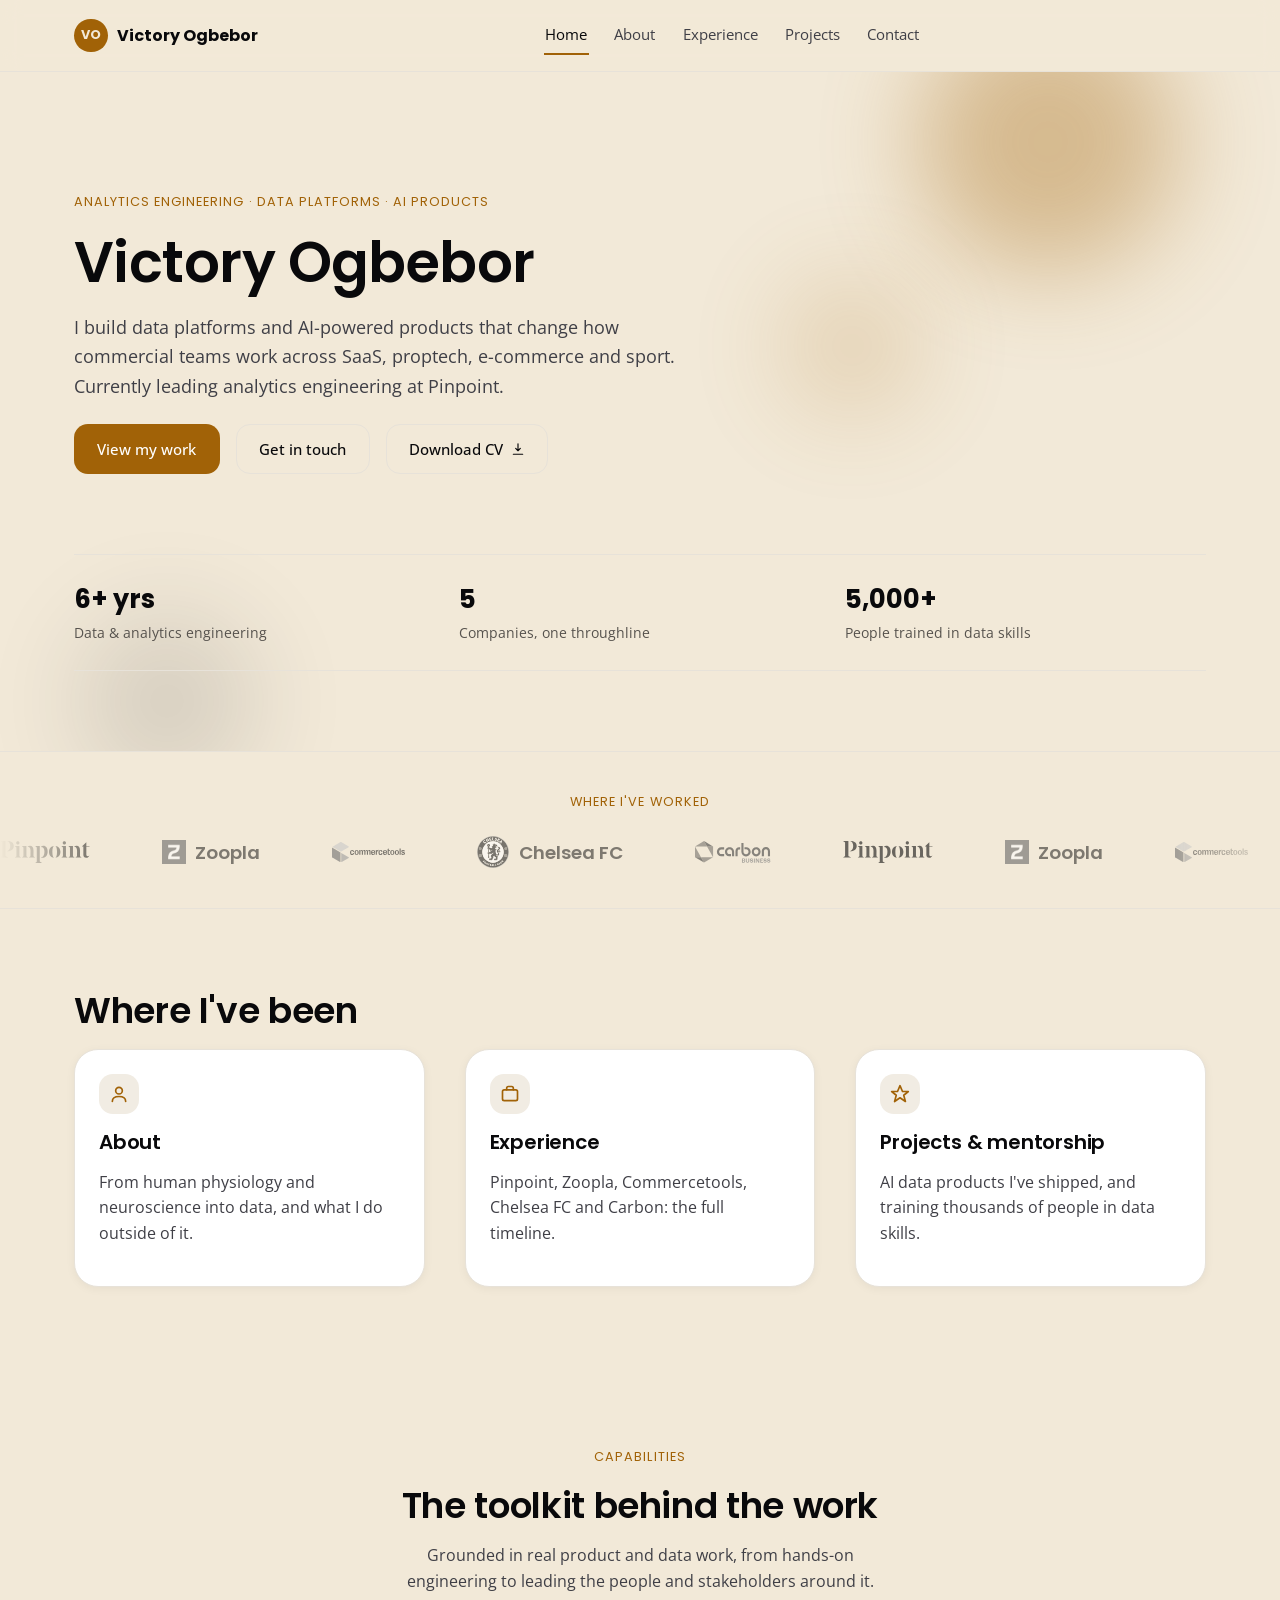
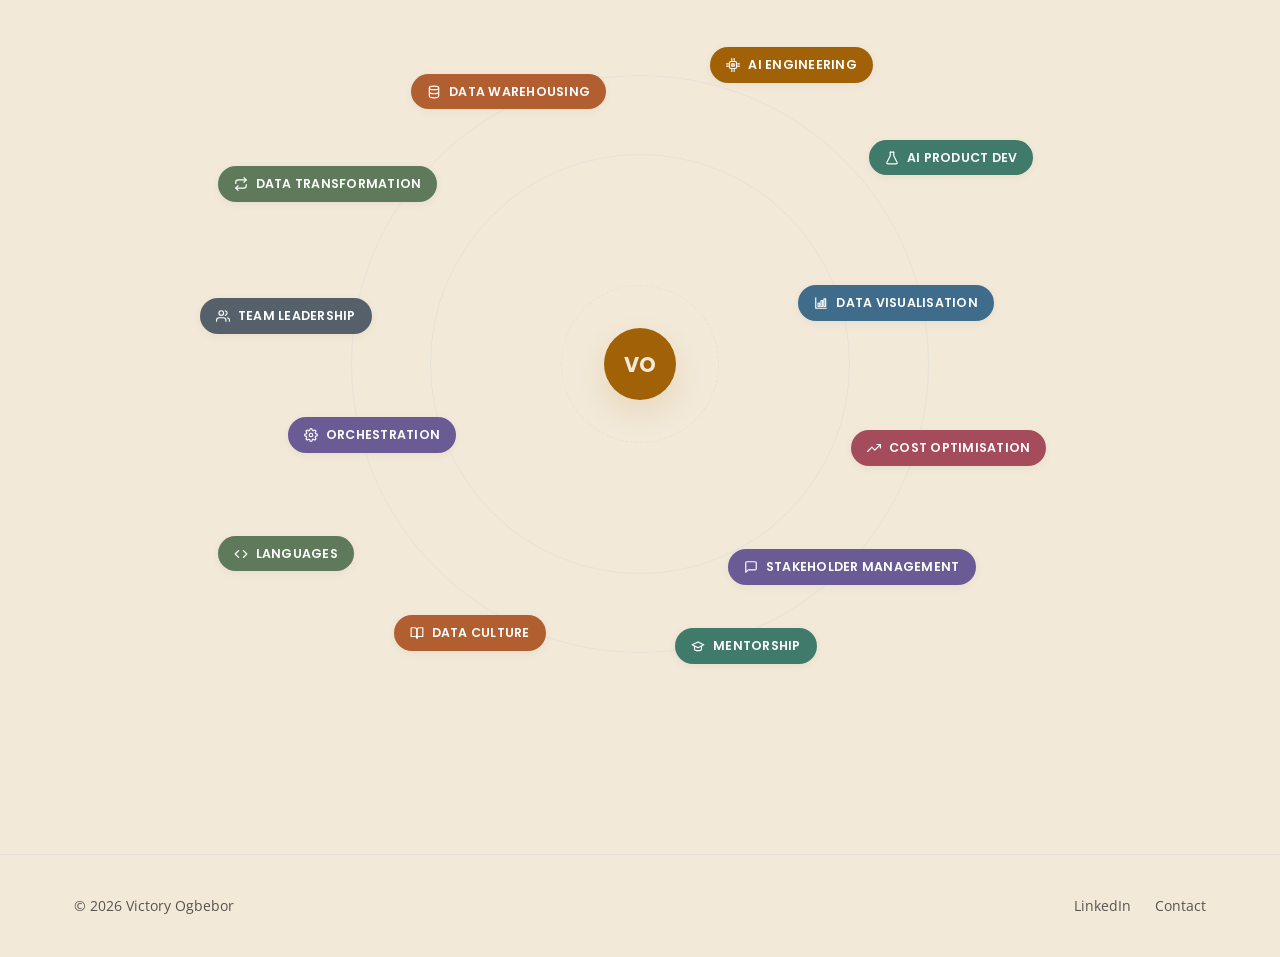
<file: index.html>
<!DOCTYPE html>
<html lang="en">
<head>
<meta charset="UTF-8">
<meta name="viewport" content="width=device-width, initial-scale=1.0">
<title>Victory Ogbebor — Analytics Engineering Leader</title>
<meta name="description" content="Victory Ogbebor builds data platforms and AI-powered data products across SaaS, proptech, e-commerce and sport.">
<link rel="icon" type="image/svg+xml" href="assets/favicon.svg">
<link rel="preconnect" href="https://fonts.googleapis.com">
<link rel="preconnect" href="https://fonts.gstatic.com" crossorigin>
<link href="https://fonts.googleapis.com/css2?family=Open+Sans:wght@300;400;500;600;700&family=Poppins:wght@400;500;600;700&family=Instrument+Serif:ital@1&display=swap" rel="stylesheet">
<link rel="stylesheet" href="assets/css/styles.css">
</head>
<body data-page="home">

<header class="site-header">
  <nav class="nav">
    <a href="index.html" class="logo"><span class="logo-badge">VO</span><span class="logo-name">Victory Ogbebor</span></a>
    <div class="nav-links" data-nav-links>
      <a href="index.html" data-page="home">Home</a>
      <a href="about.html" data-page="about">About</a>
      <a href="experience.html" data-page="experience">Experience</a>
      <a href="projects.html" data-page="projects">Projects</a>
      <a href="contact.html" data-page="contact">Contact</a>
    </div>
    <div class="nav-actions">
      <button class="icon-btn nav-toggle" data-nav-toggle aria-expanded="false" aria-label="Toggle navigation">
        <svg width="20" height="20" viewBox="0 0 24 24" fill="none" stroke="currentColor" stroke-width="2" stroke-linecap="round"><path d="M4 7h16M4 12h16M4 17h16"></path></svg>
      </button>
    </div>
  </nav>
</header>

<main>
  <section class="hero">
    <div class="hero-floaters" aria-hidden="true">
      <span class="floater floater-a"></span>
      <span class="floater floater-b"></span>
      <span class="floater floater-c"></span>
    </div>
    <div class="container">
      <p class="eyebrow">Analytics Engineering · Data Platforms · AI Products</p>
      <h1>Victory Ogbebor</h1>
      <p style="max-width: 640px; font-size: 1.15rem;">
        I build data platforms and AI-powered products that change how commercial teams work
        across SaaS, proptech, e-commerce and sport. Currently leading analytics engineering at
        Pinpoint.
      </p>
      <div class="hero-actions">
        <a href="projects.html" class="btn btn-primary">View my work</a>
        <a href="contact.html" class="btn btn-ghost">Get in touch</a>
        <a href="assets/files/Victory_Ogbebor_Resume.pdf" class="btn btn-ghost" download>
          Download CV
          <svg width="14" height="14" viewBox="0 0 24 24" fill="none" stroke="currentColor" stroke-width="2" stroke-linecap="round" stroke-linejoin="round"><path d="M12 3v12m0 0l-4-4m4 4l4-4M4 21h16"></path></svg>
        </a>
      </div>

      <div class="stat-strip">
        <div class="stat"><b>6+ yrs</b><span>Data &amp; analytics engineering</span></div>
        <div class="stat"><b>5</b><span>Companies, one throughline</span></div>
        <div class="stat"><b>5,000+</b><span>People trained in data skills</span></div>
      </div>
    </div>
  </section>

  <section class="marquee-section">
    <p class="eyebrow marquee-eyebrow">Where I've worked</p>
    <div class="marquee-pause">
      <div class="marquee-track" data-marquee>
        <span class="marquee-item"><img src="assets/logos/pinpoint.svg" alt="Pinpoint" style="height:22px;"></span>
        <span class="marquee-item"><img src="assets/logos/zoopla.png" alt="" style="height:24px; width:24px;">Zoopla</span>
        <span class="marquee-item"><img src="assets/logos/commercetools.svg" alt="Commercetools" style="height:20px;"></span>
        <span class="marquee-item"><img src="assets/logos/chelsea-fc.svg" alt="" style="height:32px; width:32px;">Chelsea FC</span>
        <span class="marquee-item"><img src="assets/logos/carbon.svg" alt="Carbon" style="height:22px;"></span>
        <span class="marquee-item"><img src="assets/logos/pinpoint.svg" alt="Pinpoint" style="height:22px;"></span>
        <span class="marquee-item"><img src="assets/logos/zoopla.png" alt="" style="height:24px; width:24px;">Zoopla</span>
        <span class="marquee-item"><img src="assets/logos/commercetools.svg" alt="Commercetools" style="height:20px;"></span>
        <span class="marquee-item"><img src="assets/logos/chelsea-fc.svg" alt="" style="height:32px; width:32px;">Chelsea FC</span>
        <span class="marquee-item"><img src="assets/logos/carbon.svg" alt="Carbon" style="height:22px;"></span>
      </div>
    </div>
  </section>

  <section class="tight">
    <div class="container">
      <h2>Where I've been</h2>
      <div class="grid grid-3">
        <a href="about.html" class="card card-link">
          <div class="badge-icon">
            <svg width="20" height="20" viewBox="0 0 24 24" fill="none" stroke="currentColor" stroke-width="2" stroke-linecap="round" stroke-linejoin="round"><circle cx="12" cy="8" r="4"></circle><path d="M4 21c0-4 3.5-6 8-6s8 2 8 6"></path></svg>
          </div>
          <h3>About</h3>
          <p>From human physiology and neuroscience into data, and what I do outside of it.</p>
        </a>
        <a href="experience.html" class="card card-link">
          <div class="badge-icon">
            <svg width="20" height="20" viewBox="0 0 24 24" fill="none" stroke="currentColor" stroke-width="2" stroke-linecap="round" stroke-linejoin="round"><rect x="3" y="7" width="18" height="13" rx="2"></rect><path d="M8 7V5a2 2 0 0 1 2-2h4a2 2 0 0 1 2 2v2"></path></svg>
          </div>
          <h3>Experience</h3>
          <p>Pinpoint, Zoopla, Commercetools, Chelsea FC and Carbon: the full timeline.</p>
        </a>
        <a href="projects.html" class="card card-link">
          <div class="badge-icon">
            <svg width="20" height="20" viewBox="0 0 24 24" fill="none" stroke="currentColor" stroke-width="2" stroke-linecap="round" stroke-linejoin="round"><path d="M12 2l3 7h7l-5.5 4.5L18.5 21 12 16.5 5.5 21 7.5 13.5 2 9h7z"></path></svg>
          </div>
          <h3>Projects &amp; mentorship</h3>
          <p>AI data products I've shipped, and training thousands of people in data skills.</p>
        </a>
      </div>
    </div>
  </section>

  <section class="tight">
    <div class="container">
      <p class="eyebrow" style="text-align:center; justify-content:center; display:flex;">Capabilities</p>
      <h2 style="text-align:center;">The toolkit behind the work</h2>
      <p style="max-width: 520px; margin: 0 auto; text-align:center;">Grounded in real product and data work, from hands-on engineering to leading the people and stakeholders around it.</p>

      <div class="cap-visual">
        <div class="cap-rings" aria-hidden="true"></div>
        <div class="cap-center">VO</div>

        <button type="button" class="cap-pill cap-c1" style="top:6%; left:24%;" data-cap="warehousing">
          <svg width="14" height="14" viewBox="0 0 24 24" fill="none" stroke="currentColor" stroke-width="2" stroke-linecap="round" stroke-linejoin="round"><ellipse cx="12" cy="5" rx="8" ry="3"></ellipse><path d="M4 5v14c0 1.7 3.6 3 8 3s8-1.3 8-3V5"></path><path d="M4 12c0 1.7 3.6 3 8 3s8-1.3 8-3"></path></svg>
          Data Warehousing
        </button>

        <button type="button" class="cap-pill cap-c5" style="top:2%; left:58%;" data-cap="ai-engineering">
          <svg width="14" height="14" viewBox="0 0 24 24" fill="none" stroke="currentColor" stroke-width="2" stroke-linecap="round" stroke-linejoin="round"><rect x="6" y="6" width="12" height="12" rx="2"></rect><rect x="10" y="10" width="4" height="4"></rect><path d="M10 1v3M14 1v3M10 20v3M14 20v3M1 10h3M1 14h3M20 10h3M20 14h3"></path></svg>
          AI Engineering
        </button>

        <button type="button" class="cap-pill cap-c4" style="top:20%; left:2%;" data-cap="transformation">
          <svg width="14" height="14" viewBox="0 0 24 24" fill="none" stroke="currentColor" stroke-width="2" stroke-linecap="round" stroke-linejoin="round"><path d="M17 1l4 4-4 4"></path><path d="M3 11V9a4 4 0 0 1 4-4h14"></path><path d="M7 23l-4-4 4-4"></path><path d="M21 13v2a4 4 0 0 1-4 4H3"></path></svg>
          Data Transformation
        </button>

        <button type="button" class="cap-pill cap-c8" style="top:16%; left:76%;" data-cap="ai-product">
          <svg width="14" height="14" viewBox="0 0 24 24" fill="none" stroke="currentColor" stroke-width="2" stroke-linecap="round" stroke-linejoin="round"><path d="M9 2v6L3 20a2 2 0 0 0 2 2h14a2 2 0 0 0 2-2L15 8V2"></path><path d="M9 2h6"></path></svg>
          AI Product Dev
        </button>

        <button type="button" class="cap-pill cap-c3" style="top:38%; left:68%;" data-cap="visualisation">
          <svg width="14" height="14" viewBox="0 0 24 24" fill="none" stroke="currentColor" stroke-width="2" stroke-linecap="round" stroke-linejoin="round"><path d="M3 3v18h18"></path><rect x="7" y="12" width="3" height="6"></rect><rect x="12" y="8" width="3" height="10"></rect><rect x="17" y="5" width="3" height="13"></rect></svg>
          Data Visualisation
        </button>

        <button type="button" class="cap-pill cap-c7" style="top:40%; left:0%;" data-cap="leadership">
          <svg width="14" height="14" viewBox="0 0 24 24" fill="none" stroke="currentColor" stroke-width="2" stroke-linecap="round" stroke-linejoin="round"><path d="M17 21v-2a4 4 0 0 0-4-4H5a4 4 0 0 0-4 4v2"></path><circle cx="9" cy="7" r="4"></circle><path d="M23 21v-2a4 4 0 0 0-3-3.87"></path><path d="M16 3.13a4 4 0 0 1 0 7.75"></path></svg>
          Team Leadership
        </button>

        <button type="button" class="cap-pill cap-c2" style="top:58%; left:10%;" data-cap="orchestration">
          <svg width="14" height="14" viewBox="0 0 24 24" fill="none" stroke="currentColor" stroke-width="2" stroke-linecap="round" stroke-linejoin="round"><circle cx="12" cy="12" r="3"></circle><path d="M19.4 15a1.65 1.65 0 0 0 .33 1.82l.06.06a2 2 0 1 1-2.83 2.83l-.06-.06a1.65 1.65 0 0 0-1.82-.33 1.65 1.65 0 0 0-1 1.51V21a2 2 0 0 1-4 0v-.09A1.65 1.65 0 0 0 9 19.4a1.65 1.65 0 0 0-1.82.33l-.06.06a2 2 0 1 1-2.83-2.83l.06-.06A1.65 1.65 0 0 0 4.6 15a1.65 1.65 0 0 0-1.51-1H3a2 2 0 0 1 0-4h.09A1.65 1.65 0 0 0 4.6 9a1.65 1.65 0 0 0-.33-1.82l-.06-.06a2 2 0 1 1 2.83-2.83l.06.06A1.65 1.65 0 0 0 9 4.6a1.65 1.65 0 0 0 1-1.51V3a2 2 0 0 1 4 0v.09a1.65 1.65 0 0 0 1 1.51 1.65 1.65 0 0 0 1.82-.33l.06-.06a2 2 0 1 1 2.83 2.83l-.06.06A1.65 1.65 0 0 0 19.4 9a1.65 1.65 0 0 0 1.51 1H21a2 2 0 0 1 0 4h-.09a1.65 1.65 0 0 0-1.51 1z"></path></svg>
          Orchestration
        </button>

        <button type="button" class="cap-pill cap-c6" style="top:60%; left:74%;" data-cap="cost">
          <svg width="14" height="14" viewBox="0 0 24 24" fill="none" stroke="currentColor" stroke-width="2" stroke-linecap="round" stroke-linejoin="round"><polyline points="23 6 13.5 15.5 8.5 10.5 1 18"></polyline><polyline points="17 6 23 6 23 12"></polyline></svg>
          Cost Optimisation
        </button>

        <button type="button" class="cap-pill cap-c4" style="top:76%; left:2%;" data-cap="languages">
          <svg width="14" height="14" viewBox="0 0 24 24" fill="none" stroke="currentColor" stroke-width="2" stroke-linecap="round" stroke-linejoin="round"><polyline points="16 18 22 12 16 6"></polyline><polyline points="8 6 2 12 8 18"></polyline></svg>
          Languages
        </button>

        <button type="button" class="cap-pill cap-c2" style="top:78%; left:60%;" data-cap="stakeholder">
          <svg width="14" height="14" viewBox="0 0 24 24" fill="none" stroke="currentColor" stroke-width="2" stroke-linecap="round" stroke-linejoin="round"><path d="M21 15a2 2 0 0 1-2 2H7l-4 4V5a2 2 0 0 1 2-2h14a2 2 0 0 1 2 2z"></path></svg>
          Stakeholder Management
        </button>

        <button type="button" class="cap-pill cap-c1" style="top:88%; left:22%;" data-cap="culture">
          <svg width="14" height="14" viewBox="0 0 24 24" fill="none" stroke="currentColor" stroke-width="2" stroke-linecap="round" stroke-linejoin="round"><path d="M2 3h6a4 4 0 0 1 4 4v14a3 3 0 0 0-3-3H2z"></path><path d="M22 3h-6a4 4 0 0 0-4 4v14a3 3 0 0 1 3-3h7z"></path></svg>
          Data Culture
        </button>

        <button type="button" class="cap-pill cap-c8" style="top:90%; left:54%;" data-cap="mentorship">
          <svg width="14" height="14" viewBox="0 0 24 24" fill="none" stroke="currentColor" stroke-width="2" stroke-linecap="round" stroke-linejoin="round"><path d="M22 10L12 5 2 10l10 5 10-5z"></path><path d="M6 12v5c0 1.5 3 3 6 3s6-1.5 6-3v-5"></path></svg>
          Mentorship
        </button>
      </div>
    </div>
  </section>
</main>

<footer class="site-footer">
  <div class="container footer-row">
    <span>© <span id="year"></span> Victory Ogbebor</span>
    <div class="footer-links">
      <a href="https://www.linkedin.com/in/victory-ogbebor/" target="_blank" rel="noopener">LinkedIn</a>
      <a href="contact.html">Contact</a>
    </div>
  </div>
</footer>

<script src="assets/js/main.js"></script>
<script>document.getElementById('year').textContent = new Date().getFullYear();</script>
</body>
</html>
</file>
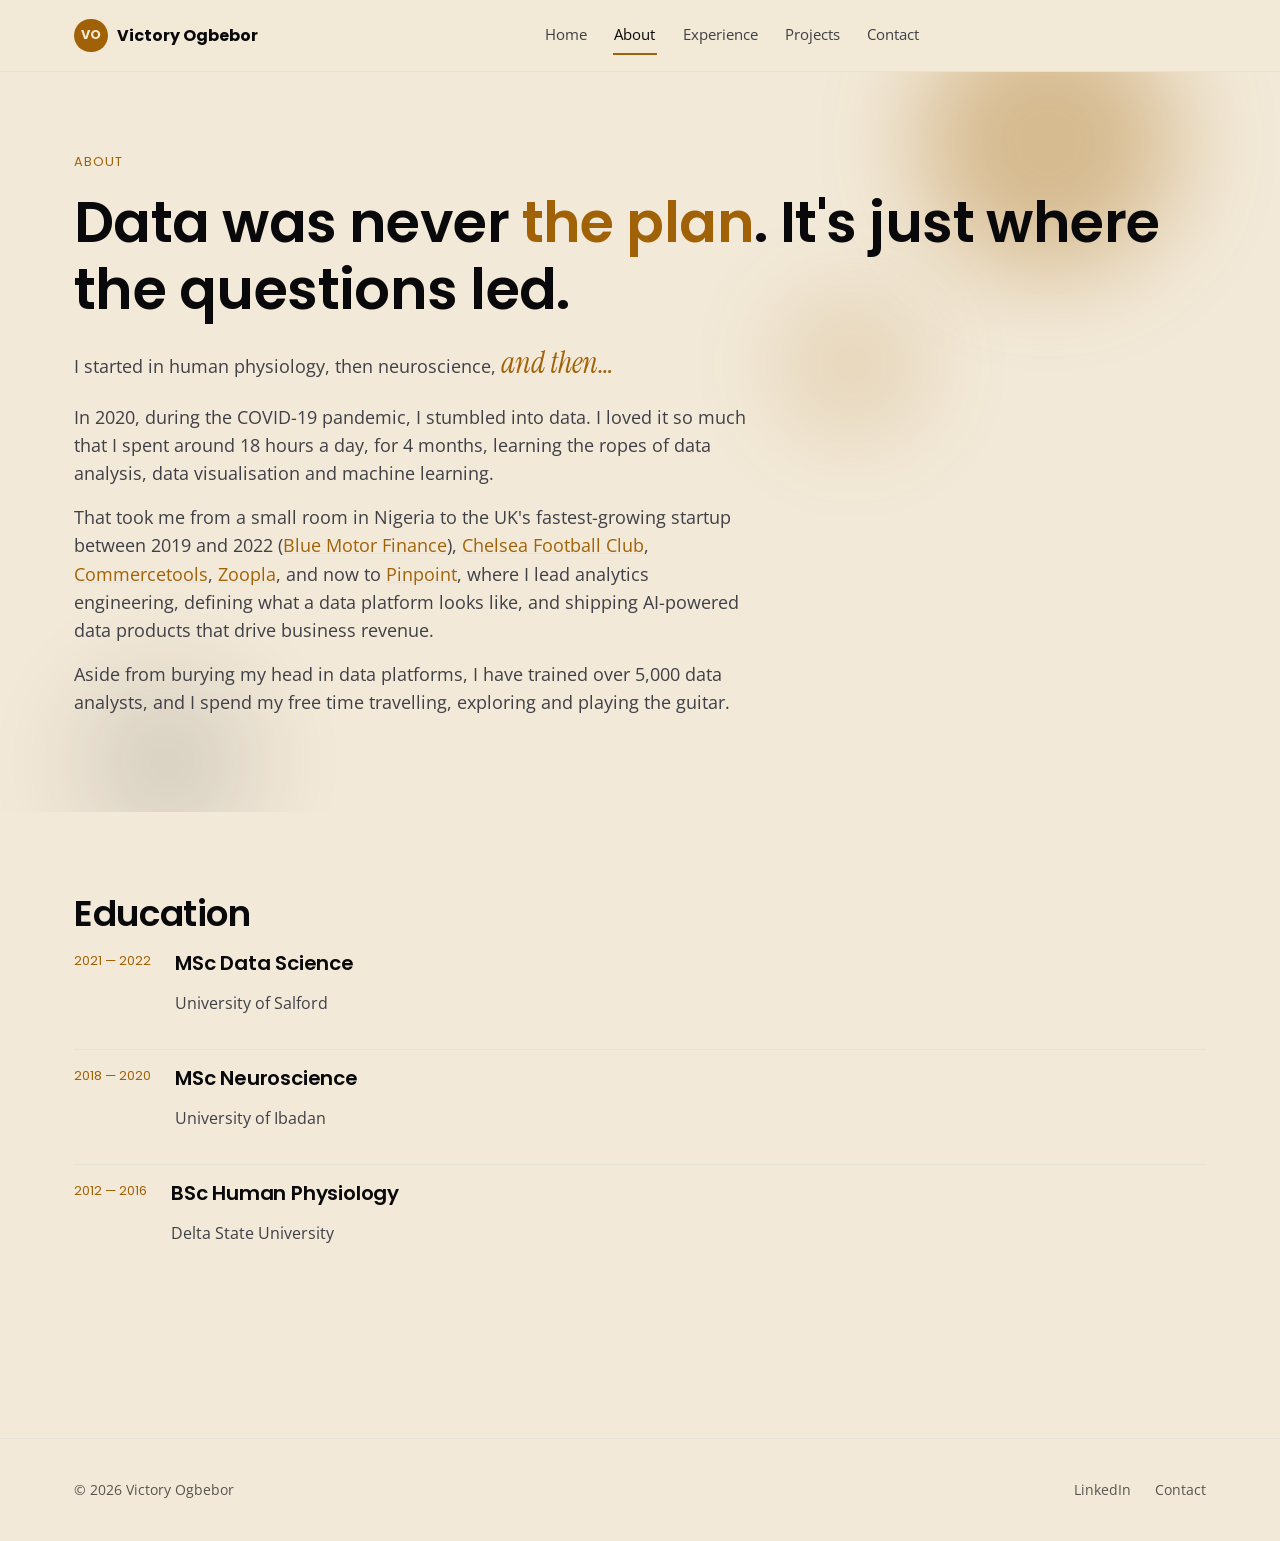
<file: about.html>
<!DOCTYPE html>
<html lang="en">
<head>
<meta charset="UTF-8">
<meta name="viewport" content="width=device-width, initial-scale=1.0">
<title>About — Victory Ogbebor</title>
<meta name="description" content="From human physiology and neuroscience into data and analytics engineering.">
<link rel="icon" type="image/svg+xml" href="assets/favicon.svg">
<link rel="preconnect" href="https://fonts.googleapis.com">
<link rel="preconnect" href="https://fonts.gstatic.com" crossorigin>
<link href="https://fonts.googleapis.com/css2?family=Open+Sans:wght@300;400;500;600;700&family=Poppins:wght@400;500;600;700&family=Instrument+Serif:ital@1&display=swap" rel="stylesheet">
<link rel="stylesheet" href="assets/css/styles.css">
</head>
<body data-page="about">

<header class="site-header">
  <nav class="nav">
    <a href="index.html" class="logo"><span class="logo-badge">VO</span><span class="logo-name">Victory Ogbebor</span></a>
    <div class="nav-links" data-nav-links>
      <a href="index.html" data-page="home">Home</a>
      <a href="about.html" data-page="about">About</a>
      <a href="experience.html" data-page="experience">Experience</a>
      <a href="projects.html" data-page="projects">Projects</a>
      <a href="contact.html" data-page="contact">Contact</a>
    </div>
    <div class="nav-actions">
      <button class="icon-btn nav-toggle" data-nav-toggle aria-expanded="false" aria-label="Toggle navigation">
        <svg width="20" height="20" viewBox="0 0 24 24" fill="none" stroke="currentColor" stroke-width="2" stroke-linecap="round"><path d="M4 7h16M4 12h16M4 17h16"></path></svg>
      </button>
    </div>
  </nav>
</header>

<main>
  <section class="hero tight">
    <div class="hero-floaters" aria-hidden="true">
      <span class="floater floater-a"></span>
      <span class="floater floater-b"></span>
      <span class="floater floater-c"></span>
    </div>
    <div class="container">
      <p class="eyebrow">About</p>
      <h1>Data was never <span class="accent-color">the plan</span>. It's just where the questions led.</h1>
      <p style="max-width: 680px; font-size: 1.1rem;">
        I started in human physiology, then neuroscience, <span class="shake-text">and then&hellip;</span>
      </p>
      <p style="max-width: 680px; font-size: 1.1rem;">
        In 2020, during the COVID-19 pandemic, I stumbled into data. I loved it so much that I spent
        around 18 hours a day, for 4 months, learning the ropes of data analysis, data visualisation
        and machine learning.
      </p>
      <p style="max-width: 680px; font-size: 1.1rem;">
        That took me from a small room in Nigeria to the UK's fastest-growing startup between 2019
        and 2022 (<a href="https://www.bluemotorfinance.co.uk/" target="_blank" rel="noopener">Blue Motor Finance</a>),
        <a href="https://www.chelseafc.com/" target="_blank" rel="noopener">Chelsea Football Club</a>,
        <a href="https://commercetools.com/" target="_blank" rel="noopener">Commercetools</a>,
        <a href="https://www.zoopla.co.uk/" target="_blank" rel="noopener">Zoopla</a>, and now to
        <a href="https://www.pinpointhq.com/" target="_blank" rel="noopener">Pinpoint</a>, where I
        lead analytics engineering, defining what a data platform looks like, and shipping
        AI-powered data products that drive business revenue.
      </p>
      <p style="max-width: 680px; font-size: 1.1rem;">
        Aside from burying my head in data platforms, I have trained over 5,000 data analysts, and I
        spend my free time travelling, exploring and playing the guitar.
      </p>
    </div>
  </section>

  <section class="tight">
    <div class="container">
      <h2>Education</h2>
      <div class="timeline-edu">
        <div class="edu-item">
          <span class="edu-dates">2021 — 2022</span>
          <div>
            <h3>MSc Data Science</h3>
            <p>University of Salford</p>
          </div>
        </div>
        <div class="edu-item">
          <span class="edu-dates">2018 — 2020</span>
          <div>
            <h3>MSc Neuroscience</h3>
            <p>University of Ibadan</p>
          </div>
        </div>
        <div class="edu-item">
          <span class="edu-dates">2012 — 2016</span>
          <div>
            <h3>BSc Human Physiology</h3>
            <p>Delta State University</p>
          </div>
        </div>
      </div>
    </div>
  </section>

</main>

<footer class="site-footer">
  <div class="container footer-row">
    <span>© <span id="year"></span> Victory Ogbebor</span>
    <div class="footer-links">
      <a href="https://www.linkedin.com/in/victory-ogbebor/" target="_blank" rel="noopener">LinkedIn</a>
      <a href="contact.html">Contact</a>
    </div>
  </div>
</footer>

<script src="assets/js/main.js"></script>
<script>document.getElementById('year').textContent = new Date().getFullYear();</script>
</body>
</html>
</file>
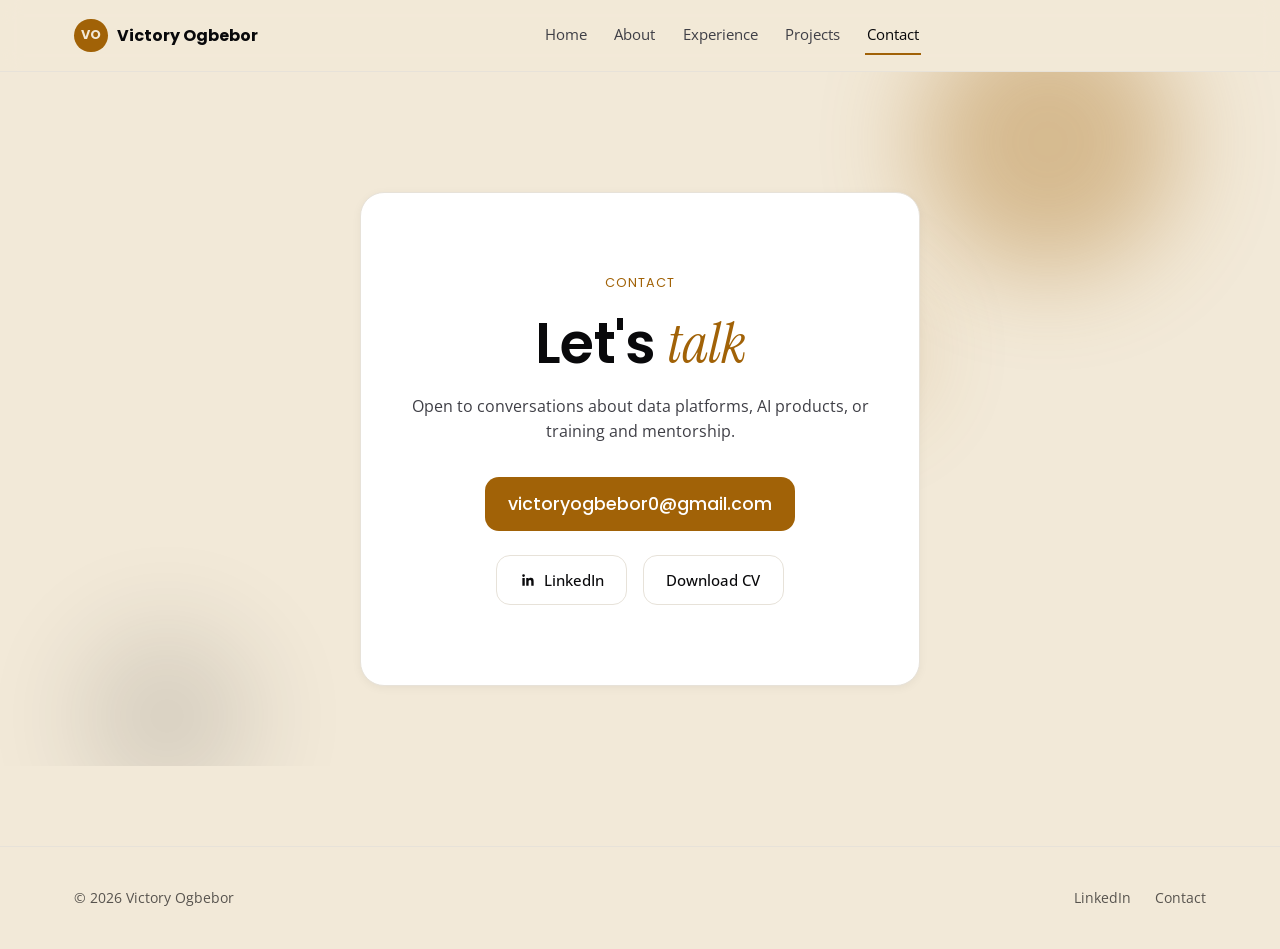
<file: contact.html>
<!DOCTYPE html>
<html lang="en">
<head>
<meta charset="UTF-8">
<meta name="viewport" content="width=device-width, initial-scale=1.0">
<title>Contact — Victory Ogbebor</title>
<meta name="description" content="Get in touch with Victory Ogbebor.">
<link rel="icon" type="image/svg+xml" href="assets/favicon.svg">
<link rel="preconnect" href="https://fonts.googleapis.com">
<link rel="preconnect" href="https://fonts.gstatic.com" crossorigin>
<link href="https://fonts.googleapis.com/css2?family=Open+Sans:wght@300;400;500;600;700&family=Poppins:wght@400;500;600;700&family=Instrument+Serif:ital@1&display=swap" rel="stylesheet">
<link rel="stylesheet" href="assets/css/styles.css">
</head>
<body data-page="contact">

<header class="site-header">
  <nav class="nav">
    <a href="index.html" class="logo"><span class="logo-badge">VO</span><span class="logo-name">Victory Ogbebor</span></a>
    <div class="nav-links" data-nav-links>
      <a href="index.html" data-page="home">Home</a>
      <a href="about.html" data-page="about">About</a>
      <a href="experience.html" data-page="experience">Experience</a>
      <a href="projects.html" data-page="projects">Projects</a>
      <a href="contact.html" data-page="contact">Contact</a>
    </div>
    <div class="nav-actions">
      <button class="icon-btn nav-toggle" data-nav-toggle aria-expanded="false" aria-label="Toggle navigation">
        <svg width="20" height="20" viewBox="0 0 24 24" fill="none" stroke="currentColor" stroke-width="2" stroke-linecap="round"><path d="M4 7h16M4 12h16M4 17h16"></path></svg>
      </button>
    </div>
  </nav>
</header>

<main>
  <section class="hero">
    <div class="hero-floaters" aria-hidden="true">
      <span class="floater floater-a"></span>
      <span class="floater floater-b"></span>
      <span class="floater floater-c"></span>
    </div>
    <div class="container">
      <div class="card contact-card" style="max-width: 560px; margin: 0 auto;">
        <p class="eyebrow" style="justify-content:center; display:flex;">Contact</p>
        <h1>Let's <span class="accent-serif">talk</span></h1>
        <p>Open to conversations about data platforms, AI products, or training and mentorship.</p>

        <a class="email-reveal btn btn-primary" data-email-reveal href="#" aria-label="Email Victory">Loading email…</a>

        <div class="hero-actions" style="justify-content:center; margin-top: var(--space-3);">
          <a href="https://www.linkedin.com/in/victory-ogbebor/" target="_blank" rel="noopener" class="btn btn-ghost">
            <svg width="16" height="16" viewBox="0 0 24 24" fill="currentColor"><path d="M20.45 20.45h-3.55v-5.57c0-1.33-.02-3.04-1.85-3.04-1.85 0-2.14 1.45-2.14 2.94v5.67H9.36V9h3.41v1.56h.05c.48-.9 1.64-1.85 3.37-1.85 3.6 0 4.27 2.37 4.27 5.45v6.29zM5.34 7.43a2.06 2.06 0 1 1 0-4.12 2.06 2.06 0 0 1 0 4.12zM7.12 20.45H3.56V9h3.56v11.45z"></path></svg>
            LinkedIn
          </a>
          <a href="assets/files/Victory_Ogbebor_Resume.pdf" class="btn btn-ghost" download>Download CV</a>
        </div>
      </div>
    </div>
  </section>
</main>

<footer class="site-footer">
  <div class="container footer-row">
    <span>© <span id="year"></span> Victory Ogbebor</span>
    <div class="footer-links">
      <a href="https://www.linkedin.com/in/victory-ogbebor/" target="_blank" rel="noopener">LinkedIn</a>
      <a href="contact.html">Contact</a>
    </div>
  </div>
</footer>

<script src="assets/js/main.js"></script>
<script>document.getElementById('year').textContent = new Date().getFullYear();</script>
</body>
</html>
</file>
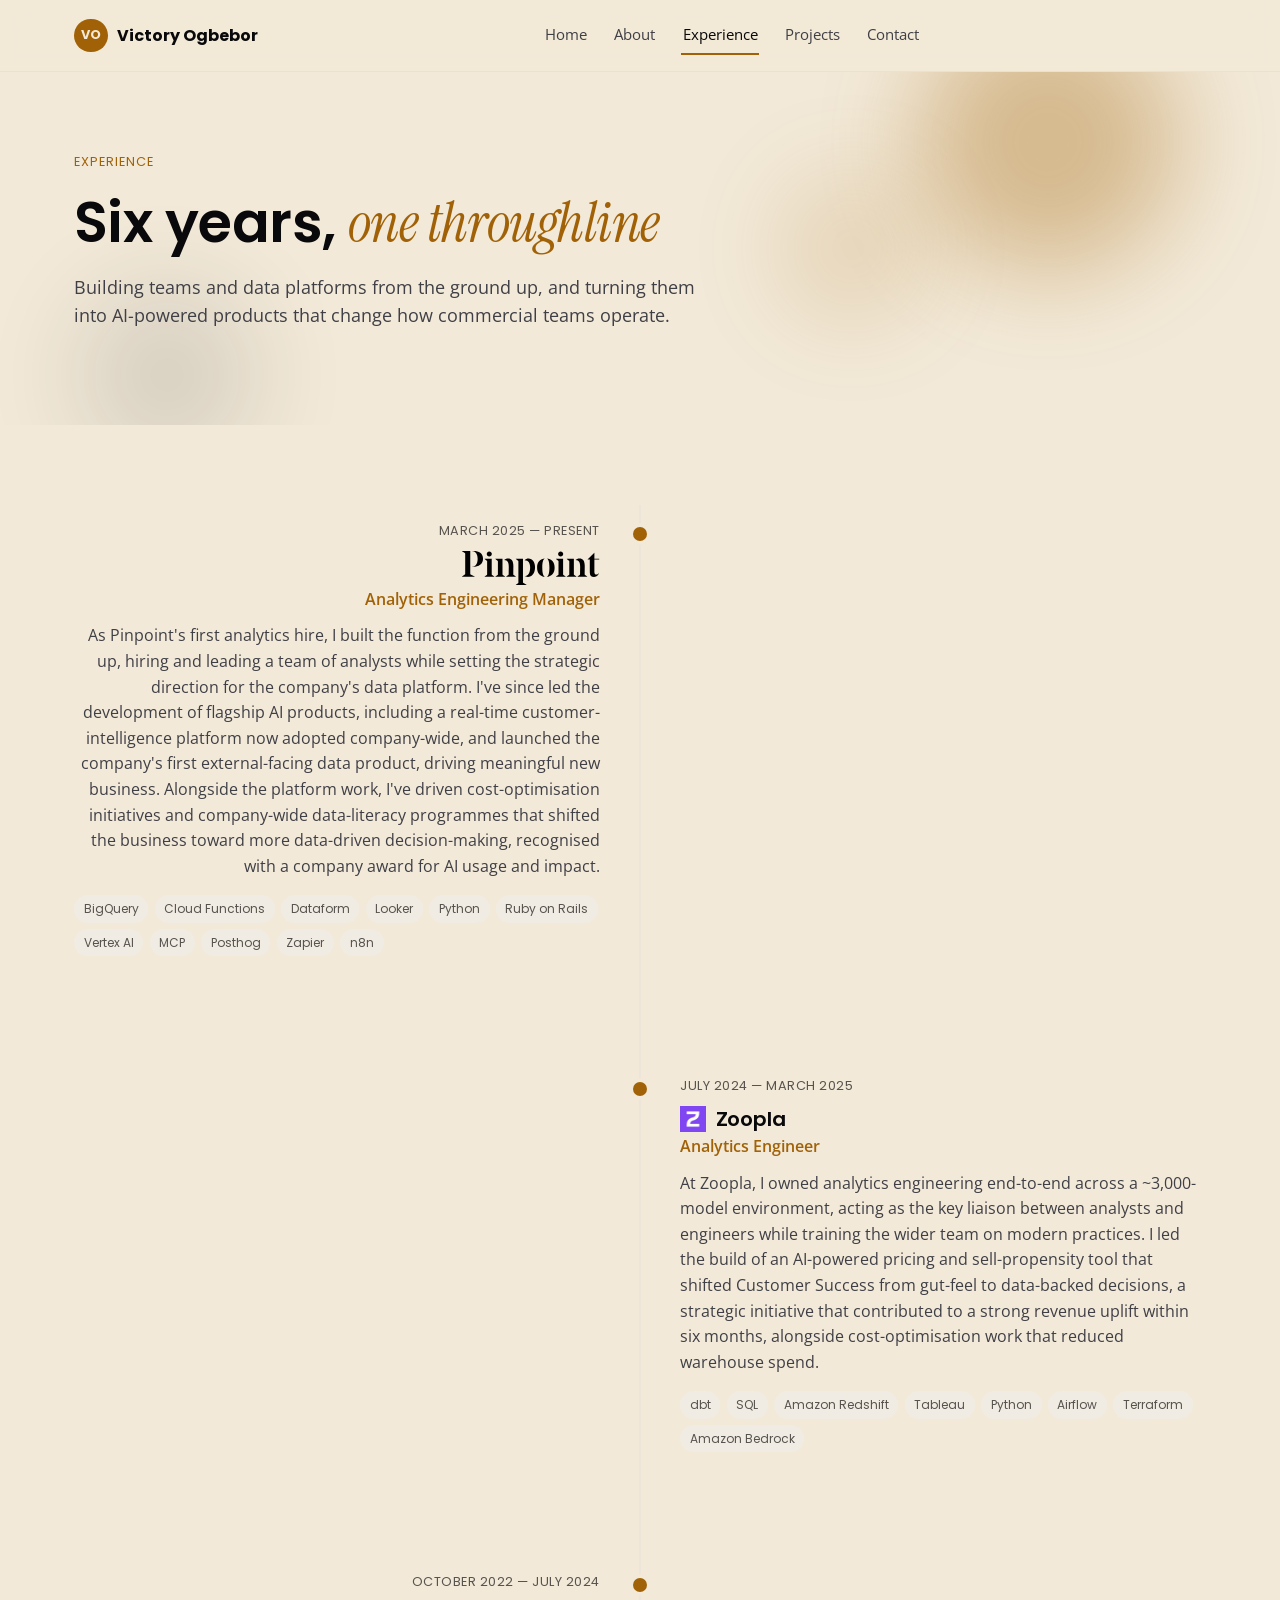
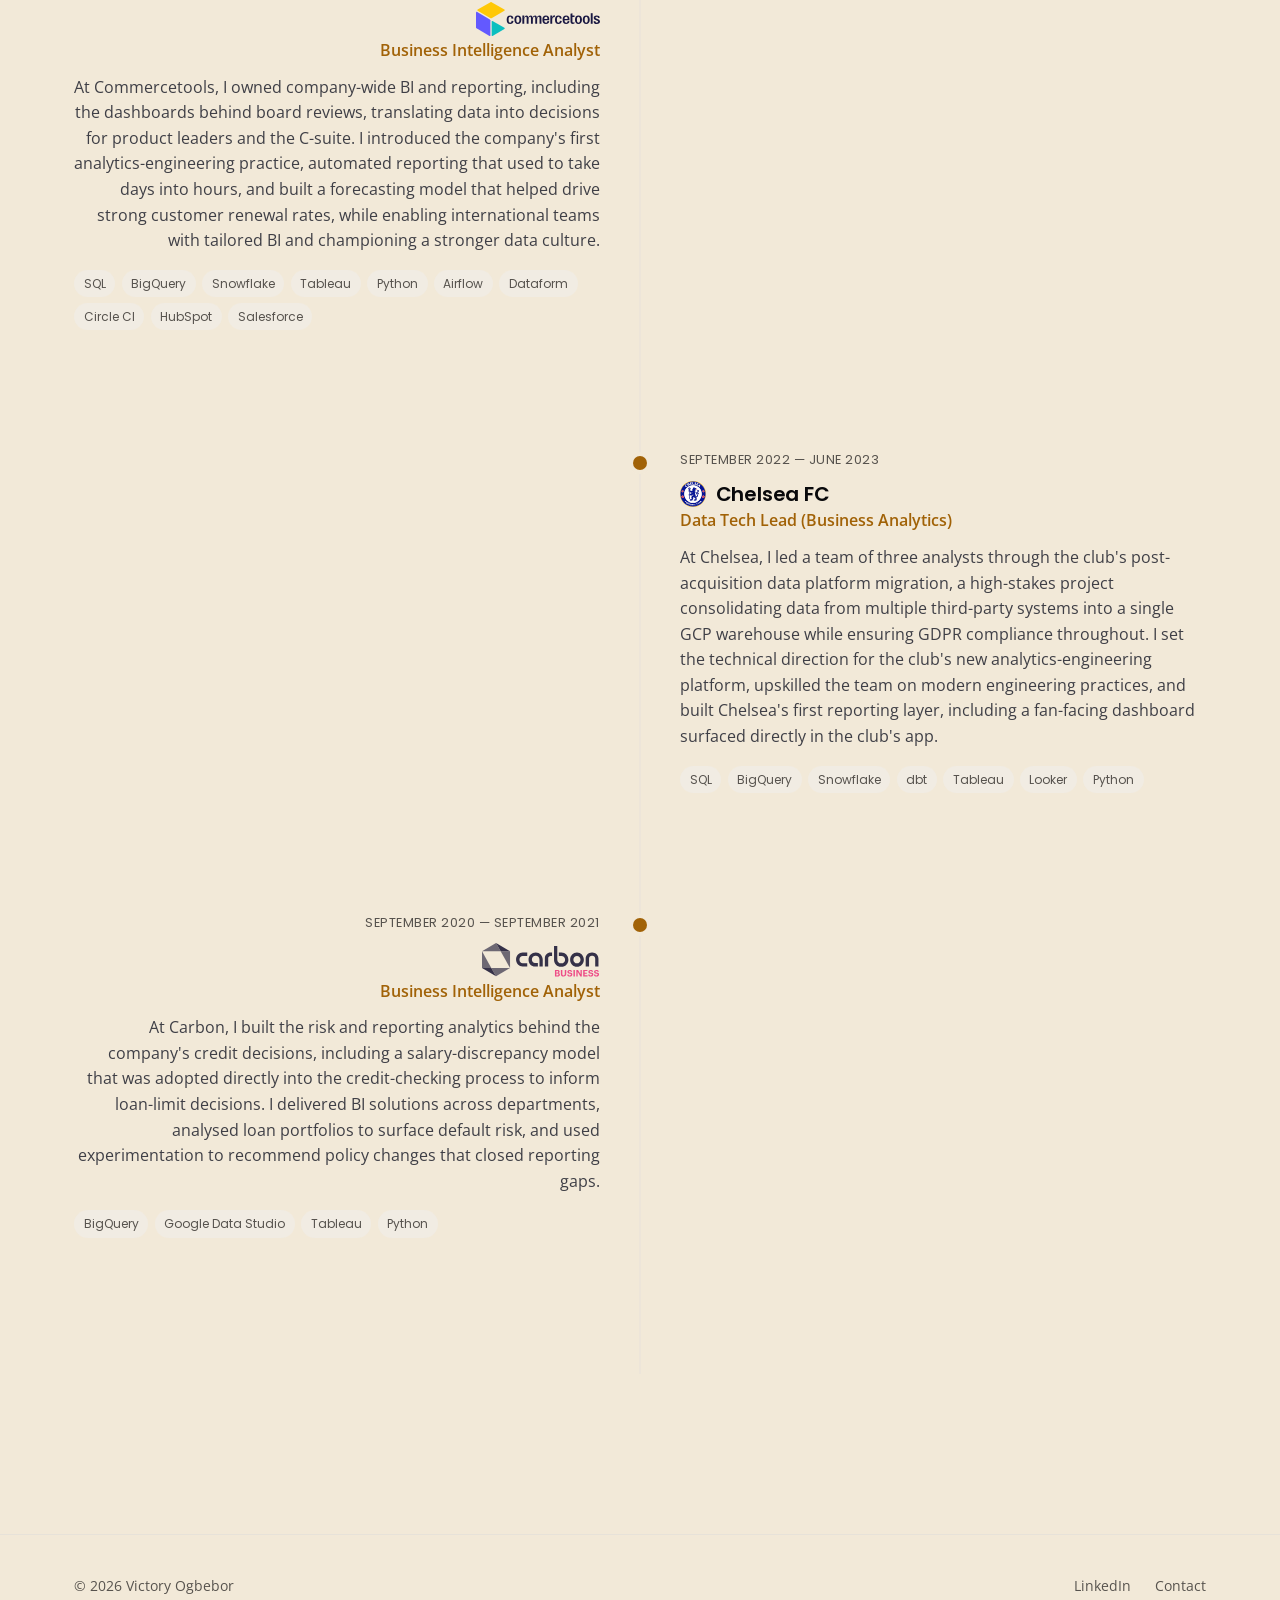
<file: experience.html>
<!DOCTYPE html>
<html lang="en">
<head>
<meta charset="UTF-8">
<meta name="viewport" content="width=device-width, initial-scale=1.0">
<title>Experience — Victory Ogbebor</title>
<meta name="description" content="Six years building data platforms across Pinpoint, Zoopla, Commercetools, Chelsea FC and Carbon.">
<link rel="icon" type="image/svg+xml" href="assets/favicon.svg">
<link rel="preconnect" href="https://fonts.googleapis.com">
<link rel="preconnect" href="https://fonts.gstatic.com" crossorigin>
<link href="https://fonts.googleapis.com/css2?family=Open+Sans:wght@300;400;500;600;700&family=Poppins:wght@400;500;600;700&family=Instrument+Serif:ital@1&display=swap" rel="stylesheet">
<link rel="stylesheet" href="assets/css/styles.css">
</head>
<body data-page="experience">

<header class="site-header">
  <nav class="nav">
    <a href="index.html" class="logo"><span class="logo-badge">VO</span><span class="logo-name">Victory Ogbebor</span></a>
    <div class="nav-links" data-nav-links>
      <a href="index.html" data-page="home">Home</a>
      <a href="about.html" data-page="about">About</a>
      <a href="experience.html" data-page="experience">Experience</a>
      <a href="projects.html" data-page="projects">Projects</a>
      <a href="contact.html" data-page="contact">Contact</a>
    </div>
    <div class="nav-actions">
      <button class="icon-btn nav-toggle" data-nav-toggle aria-expanded="false" aria-label="Toggle navigation">
        <svg width="20" height="20" viewBox="0 0 24 24" fill="none" stroke="currentColor" stroke-width="2" stroke-linecap="round"><path d="M4 7h16M4 12h16M4 17h16"></path></svg>
      </button>
    </div>
  </nav>
</header>

<main>
  <section class="hero tight">
    <div class="hero-floaters" aria-hidden="true">
      <span class="floater floater-a"></span>
      <span class="floater floater-b"></span>
      <span class="floater floater-c"></span>
    </div>
    <div class="container">
      <p class="eyebrow">Experience</p>
      <h1>Six years, <span class="accent-serif">one throughline</span></h1>
      <p style="max-width: 640px; font-size: 1.1rem;">
        Building teams and data platforms from the ground up, and turning them into AI-powered
        products that change how commercial teams operate.
      </p>
    </div>
  </section>

  <section class="tight">
    <div class="container">
      <div class="exp-timeline">

        <!-- Pinpoint -->
        <div class="exp-item exp-left">
          <span class="exp-dot"></span>
          <div class="exp-meta">March 2025 — Present</div>
          <div class="exp-company-row">
            <img class="exp-logo exp-logo-wordmark" src="assets/logos/pinpoint.svg" alt="">
            <h3 class="exp-company sr-only">Pinpoint</h3>
          </div>
          <p class="exp-role">Analytics Engineering Manager</p>
          <p class="exp-summary">
            As Pinpoint's first analytics hire, I built the function from the ground up, hiring and
            leading a team of analysts while setting the strategic direction for the company's data
            platform. I've since led the development of flagship AI products, including a real-time
            customer-intelligence platform now adopted company-wide, and launched the company's
            first external-facing data product, driving meaningful new business. Alongside the
            platform work, I've driven cost-optimisation initiatives and company-wide
            data-literacy programmes that shifted the business toward more data-driven
            decision-making, recognised with a company award for AI usage and impact.
          </p>
          <div class="tag-row">
            <span class="tag">BigQuery</span><span class="tag">Cloud Functions</span><span class="tag">Dataform</span><span class="tag">Looker</span><span class="tag">Python</span><span class="tag">Ruby on Rails</span><span class="tag">Vertex AI</span><span class="tag">MCP</span><span class="tag">Posthog</span><span class="tag">Zapier</span><span class="tag">n8n</span>
          </div>
        </div>

        <!-- Zoopla -->
        <div class="exp-item exp-right">
          <span class="exp-dot"></span>
          <div class="exp-meta">July 2024 — March 2025</div>
          <div class="exp-company-row">
            <img class="exp-logo" src="assets/logos/zoopla.png" alt="">
            <h3 class="exp-company">Zoopla</h3>
          </div>
          <p class="exp-role">Analytics Engineer</p>
          <p class="exp-summary">
            At Zoopla, I owned analytics engineering end-to-end across a ~3,000-model environment,
            acting as the key liaison between analysts and engineers while training the wider team
            on modern practices. I led the build of an AI-powered pricing and sell-propensity tool
            that shifted Customer Success from gut-feel to data-backed decisions, a strategic
            initiative that contributed to a strong revenue uplift within six months, alongside
            cost-optimisation work that reduced warehouse spend.
          </p>
          <div class="tag-row">
            <span class="tag">dbt</span><span class="tag">SQL</span><span class="tag">Amazon Redshift</span><span class="tag">Tableau</span><span class="tag">Python</span><span class="tag">Airflow</span><span class="tag">Terraform</span><span class="tag">Amazon Bedrock</span>
          </div>
        </div>

        <!-- Commercetools -->
        <div class="exp-item exp-left">
          <span class="exp-dot"></span>
          <div class="exp-meta">October 2022 — July 2024</div>
          <div class="exp-company-row">
            <img class="exp-logo exp-logo-wordmark" src="assets/logos/commercetools.svg" alt="">
            <h3 class="exp-company sr-only">Commercetools</h3>
          </div>
          <p class="exp-role">Business Intelligence Analyst</p>
          <p class="exp-summary">
            At Commercetools, I owned company-wide BI and reporting, including the dashboards
            behind board reviews, translating data into decisions for product leaders and the
            C-suite. I introduced the company's first analytics-engineering practice, automated
            reporting that used to take days into hours, and built a forecasting model that helped
            drive strong customer renewal rates, while enabling international teams with tailored
            BI and championing a stronger data culture.
          </p>
          <div class="tag-row">
            <span class="tag">SQL</span><span class="tag">BigQuery</span><span class="tag">Snowflake</span><span class="tag">Tableau</span><span class="tag">Python</span><span class="tag">Airflow</span><span class="tag">Dataform</span><span class="tag">Circle CI</span><span class="tag">HubSpot</span><span class="tag">Salesforce</span>
          </div>
        </div>

        <!-- Chelsea FC -->
        <div class="exp-item exp-right">
          <span class="exp-dot"></span>
          <div class="exp-meta">September 2022 — June 2023</div>
          <div class="exp-company-row">
            <img class="exp-logo" src="assets/logos/chelsea-fc.svg" alt="">
            <h3 class="exp-company">Chelsea FC</h3>
          </div>
          <p class="exp-role">Data Tech Lead (Business Analytics)</p>
          <p class="exp-summary">
            At Chelsea, I led a team of three analysts through the club's post-acquisition data
            platform migration, a high-stakes project consolidating data from multiple third-party
            systems into a single GCP warehouse while ensuring GDPR compliance throughout. I set
            the technical direction for the club's new analytics-engineering platform, upskilled
            the team on modern engineering practices, and built Chelsea's first reporting layer,
            including a fan-facing dashboard surfaced directly in the club's app.
          </p>
          <div class="tag-row">
            <span class="tag">SQL</span><span class="tag">BigQuery</span><span class="tag">Snowflake</span><span class="tag">dbt</span><span class="tag">Tableau</span><span class="tag">Looker</span><span class="tag">Python</span>
          </div>
        </div>

        <!-- Carbon -->
        <div class="exp-item exp-left">
          <span class="exp-dot"></span>
          <div class="exp-meta">September 2020 — September 2021</div>
          <div class="exp-company-row">
            <img class="exp-logo exp-logo-wordmark" src="assets/logos/carbon.svg" alt="">
            <h3 class="exp-company sr-only">Carbon</h3>
          </div>
          <p class="exp-role">Business Intelligence Analyst</p>
          <p class="exp-summary">
            At Carbon, I built the risk and reporting analytics behind the company's credit
            decisions, including a salary-discrepancy model that was adopted directly into the
            credit-checking process to inform loan-limit decisions. I delivered BI solutions across
            departments, analysed loan portfolios to surface default risk, and used experimentation
            to recommend policy changes that closed reporting gaps.
          </p>
          <div class="tag-row">
            <span class="tag">BigQuery</span><span class="tag">Google Data Studio</span><span class="tag">Tableau</span><span class="tag">Python</span>
          </div>
        </div>

      </div>
    </div>
  </section>
</main>

<footer class="site-footer">
  <div class="container footer-row">
    <span>© <span id="year"></span> Victory Ogbebor</span>
    <div class="footer-links">
      <a href="https://www.linkedin.com/in/victory-ogbebor/" target="_blank" rel="noopener">LinkedIn</a>
      <a href="contact.html">Contact</a>
    </div>
  </div>
</footer>

<script src="assets/js/main.js"></script>
<script>document.getElementById('year').textContent = new Date().getFullYear();</script>
</body>
</html>
</file>
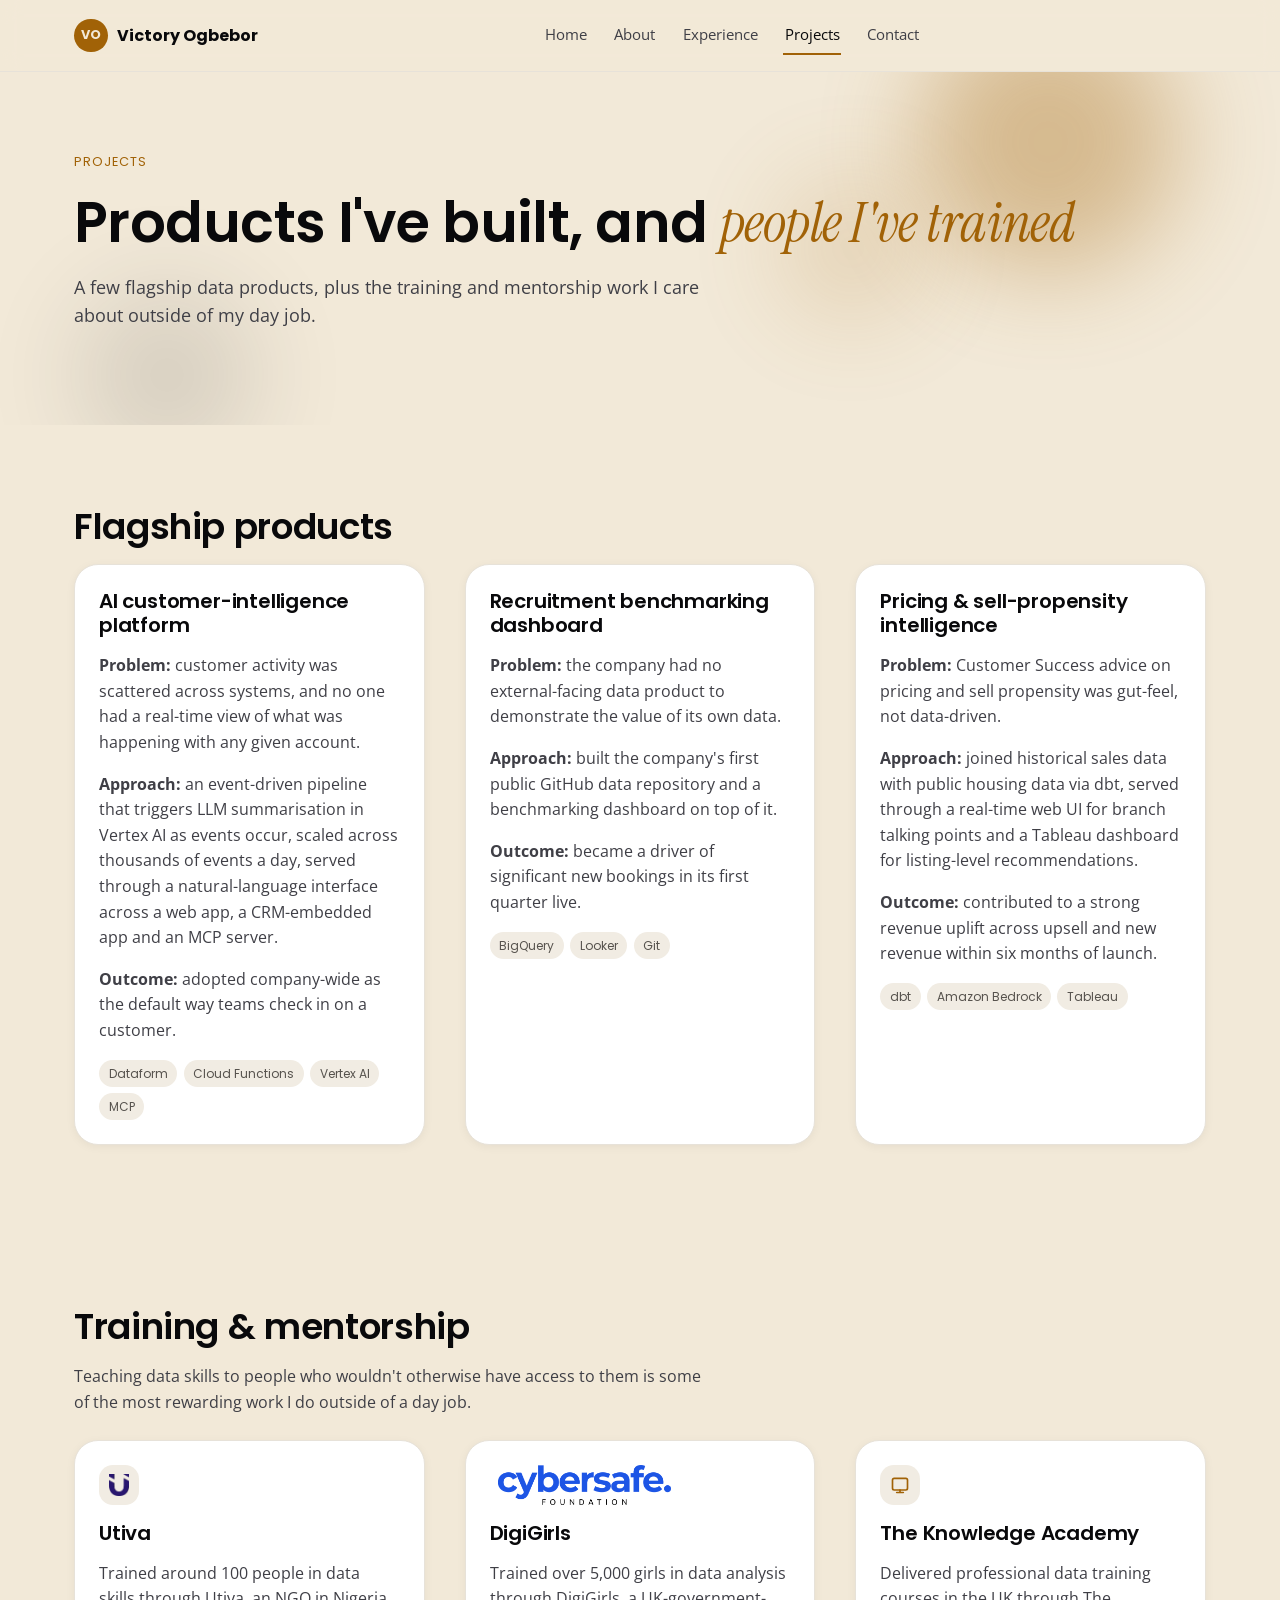
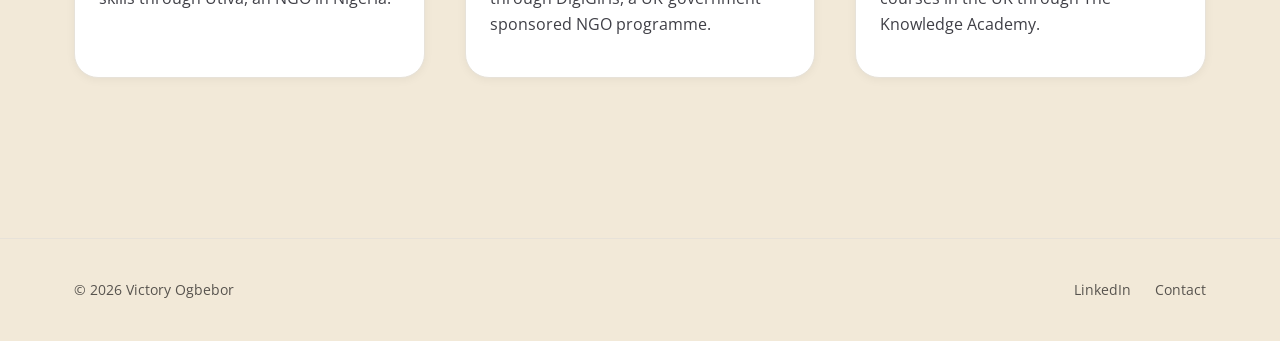
<file: projects.html>
<!DOCTYPE html>
<html lang="en">
<head>
<meta charset="UTF-8">
<meta name="viewport" content="width=device-width, initial-scale=1.0">
<title>Projects &amp; Mentorship — Victory Ogbebor</title>
<meta name="description" content="AI-powered data products shipped at Pinpoint and Zoopla, and training thousands of people in data skills.">
<link rel="icon" type="image/svg+xml" href="assets/favicon.svg">
<link rel="preconnect" href="https://fonts.googleapis.com">
<link rel="preconnect" href="https://fonts.gstatic.com" crossorigin>
<link href="https://fonts.googleapis.com/css2?family=Open+Sans:wght@300;400;500;600;700&family=Poppins:wght@400;500;600;700&family=Instrument+Serif:ital@1&display=swap" rel="stylesheet">
<link rel="stylesheet" href="assets/css/styles.css">
</head>
<body data-page="projects">

<header class="site-header">
  <nav class="nav">
    <a href="index.html" class="logo"><span class="logo-badge">VO</span><span class="logo-name">Victory Ogbebor</span></a>
    <div class="nav-links" data-nav-links>
      <a href="index.html" data-page="home">Home</a>
      <a href="about.html" data-page="about">About</a>
      <a href="experience.html" data-page="experience">Experience</a>
      <a href="projects.html" data-page="projects">Projects</a>
      <a href="contact.html" data-page="contact">Contact</a>
    </div>
    <div class="nav-actions">
      <button class="icon-btn nav-toggle" data-nav-toggle aria-expanded="false" aria-label="Toggle navigation">
        <svg width="20" height="20" viewBox="0 0 24 24" fill="none" stroke="currentColor" stroke-width="2" stroke-linecap="round"><path d="M4 7h16M4 12h16M4 17h16"></path></svg>
      </button>
    </div>
  </nav>
</header>

<main>
  <section class="hero tight">
    <div class="hero-floaters" aria-hidden="true">
      <span class="floater floater-a"></span>
      <span class="floater floater-b"></span>
      <span class="floater floater-c"></span>
    </div>
    <div class="container">
      <p class="eyebrow">Projects</p>
      <h1>Products I've built, and <span class="accent-serif">people I've trained</span></h1>
      <p style="max-width: 640px; font-size: 1.1rem;">
        A few flagship data products, plus the training and mentorship work I care about outside
        of my day job.
      </p>
    </div>
  </section>

  <section class="tight">
    <div class="container">
      <h2>Flagship products</h2>
      <div class="grid grid-3">

        <div class="card">
          <h3>AI customer-intelligence platform</h3>
          <p><strong>Problem:</strong> customer activity was scattered across systems, and no one had a real-time view of what was happening with any given account.</p>
          <p><strong>Approach:</strong> an event-driven pipeline that triggers LLM summarisation in Vertex AI as events occur, scaled across thousands of events a day, served through a natural-language interface across a web app, a CRM-embedded app and an MCP server.</p>
          <p><strong>Outcome:</strong> adopted company-wide as the default way teams check in on a customer.</p>
          <div class="tag-row"><span class="tag">Dataform</span><span class="tag">Cloud Functions</span><span class="tag">Vertex AI</span><span class="tag">MCP</span></div>
        </div>

        <div class="card">
          <h3>Recruitment benchmarking dashboard</h3>
          <p><strong>Problem:</strong> the company had no external-facing data product to demonstrate the value of its own data.</p>
          <p><strong>Approach:</strong> built the company's first public GitHub data repository and a benchmarking dashboard on top of it.</p>
          <p><strong>Outcome:</strong> became a driver of significant new bookings in its first quarter live.</p>
          <div class="tag-row"><span class="tag">BigQuery</span><span class="tag">Looker</span><span class="tag">Git</span></div>
        </div>

        <div class="card">
          <h3>Pricing &amp; sell-propensity intelligence</h3>
          <p><strong>Problem:</strong> Customer Success advice on pricing and sell propensity was gut-feel, not data-driven.</p>
          <p><strong>Approach:</strong> joined historical sales data with public housing data via dbt, served through a real-time web UI for branch talking points and a Tableau dashboard for listing-level recommendations.</p>
          <p><strong>Outcome:</strong> contributed to a strong revenue uplift across upsell and new revenue within six months of launch.</p>
          <div class="tag-row"><span class="tag">dbt</span><span class="tag">Amazon Bedrock</span><span class="tag">Tableau</span></div>
        </div>

      </div>
    </div>
  </section>

  <section class="tight">
    <div class="container">
      <h2>Training &amp; mentorship</h2>
      <p style="max-width: 640px;">Teaching data skills to people who wouldn't otherwise have access to them is some of the most
        rewarding work I do outside of a day job.</p>

      <div class="grid grid-3" style="margin-top: var(--space-3);">
        <div class="card">
          <div class="badge-icon">
            <img src="assets/logos/utiva.png" alt="Utiva" style="width: 22px; height: 22px; object-fit: contain;">
          </div>
          <h3>Utiva</h3>
          <p>Trained around 100 people in data skills through Utiva, an NGO in Nigeria.</p>
        </div>

        <div class="card">
          <div class="badge-icon" style="width: auto; height: 2.5rem; padding: 0 0.5rem; background: transparent;">
            <img src="assets/logos/digigirls.png" alt="DigiGirls / CyberSafe Foundation" style="height: 100%; width: auto; object-fit: contain;">
          </div>
          <h3>DigiGirls</h3>
          <p>Trained over 5,000 girls in data analysis through DigiGirls, a UK-government-sponsored NGO programme.</p>
        </div>

        <div class="card">
          <div class="badge-icon">
            <svg width="20" height="20" viewBox="0 0 24 24" fill="none" stroke="currentColor" stroke-width="2" stroke-linecap="round" stroke-linejoin="round"><rect x="3" y="4" width="18" height="14" rx="2"></rect><path d="M8 21h8M12 18v3"></path></svg>
          </div>
          <h3>The Knowledge Academy</h3>
          <p>Delivered professional data training courses in the UK through The Knowledge Academy.</p>
        </div>
      </div>
    </div>
  </section>
</main>

<footer class="site-footer">
  <div class="container footer-row">
    <span>© <span id="year"></span> Victory Ogbebor</span>
    <div class="footer-links">
      <a href="https://www.linkedin.com/in/victory-ogbebor/" target="_blank" rel="noopener">LinkedIn</a>
      <a href="contact.html">Contact</a>
    </div>
  </div>
</footer>

<script src="assets/js/main.js"></script>
<script>document.getElementById('year').textContent = new Date().getFullYear();</script>
</body>
</html>
</file>
<file: assets/css/styles.css>
/* ---------------------------------------------------------
   Design tokens (warm/approachable revision: neutral base +
   amber accent, Poppins + Open Sans, soft rounded cards)
--------------------------------------------------------- */
:root {
  --color-bg: #F2E9D8;
  --color-fg: #09090B;
  --color-surface: #FFFFFF;
  --color-primary: #18181B;
  --color-primary-fg: #FFFFFF;
  --color-secondary: #3F3F46;
  --color-accent: #A16207;
  --color-accent-fg: #FFFFFF;
  --color-muted: #F1ECE3;
  --color-muted-fg: #57534E;
  --color-border: #E7E2D9;
  --color-ring: #A16207;

  --font-heading: 'Poppins', -apple-system, BlinkMacSystemFont, sans-serif;
  --font-body: 'Open Sans', -apple-system, BlinkMacSystemFont, sans-serif;

  --radius-sm: 8px;
  --radius-md: 14px;
  --radius-lg: 24px;

  --space-1: 0.5rem;
  --space-2: 1rem;
  --space-3: 1.5rem;
  --space-4: 2.5rem;
  --space-5: 5rem;
  --space-6: 7.5rem;

  --max-width: 1180px;
  --transition: 200ms ease;
  --shadow-card: 0 2px 10px rgba(24, 24, 27, 0.05);
  --shadow-card-hover: 0 12px 30px rgba(161, 98, 7, 0.12);
}

@media (prefers-reduced-motion: reduce) {
  *, *::before, *::after {
    animation-duration: 0.01ms !important;
    transition-duration: 0.01ms !important;
    scroll-behavior: auto !important;
  }
}

/* ---------------------------------------------------------
   Reset & base
--------------------------------------------------------- */
*, *::before, *::after { box-sizing: border-box; }
html { scroll-behavior: smooth; }

body {
  margin: 0;
  background: var(--color-bg);
  color: var(--color-fg);
  font-family: var(--font-body);
  font-size: 16px;
  line-height: 1.6;
  -webkit-font-smoothing: antialiased;
  transition: background var(--transition), color var(--transition);
}

h1, h2, h3, h4 {
  font-family: var(--font-heading);
  font-weight: 600;
  line-height: 1.2;
  margin: 0 0 var(--space-2);
  letter-spacing: -0.01em;
}

h1 { font-size: clamp(2.25rem, 5vw, 3.5rem); }
h2 { font-size: clamp(1.5rem, 3vw, 2.25rem); }
h3 { font-size: 1.25rem; }

p { margin: 0 0 var(--space-2); color: var(--color-secondary); }

.accent-serif {
  font-family: 'Instrument Serif', 'Cormorant Garamond', ui-serif, Georgia, serif;
  font-style: italic;
  font-weight: 400;
  color: var(--color-accent);
}

.accent-color {
  color: var(--color-accent);
}

.shake-text {
  display: inline-block;
  font-family: 'Instrument Serif', 'Cormorant Garamond', ui-serif, Georgia, serif;
  font-style: italic;
  font-size: 1.7em;
  color: var(--color-accent);
}

a {
  color: inherit;
  text-decoration: none;
}

p a {
  color: var(--color-accent);
  text-decoration: underline;
  text-decoration-color: var(--color-border);
  text-decoration-thickness: 1px;
  transition: text-decoration-color var(--transition);
}

p a:hover {
  text-decoration-color: currentColor;
}

ul { padding-left: 1.2em; }

img, svg { max-width: 100%; display: block; }

.container {
  max-width: var(--max-width);
  margin: 0 auto;
  padding: 0 var(--space-3);
}

.sr-only {
  position: absolute;
  width: 1px;
  height: 1px;
  padding: 0;
  margin: -1px;
  overflow: hidden;
  clip: rect(0, 0, 0, 0);
  white-space: nowrap;
  border: 0;
}

a:focus-visible,
button:focus-visible,
[tabindex]:focus-visible {
  outline: 2px solid var(--color-ring);
  outline-offset: 3px;
  border-radius: var(--radius-sm);
}

button { font-family: inherit; cursor: pointer; }

/* ---------------------------------------------------------
   Header / nav
--------------------------------------------------------- */
.site-header {
  position: sticky;
  top: 0;
  z-index: 50;
  border-bottom: 1px solid var(--color-border);
}

/* backdrop-filter lives on a pseudo-element (not the header itself) because
   backdrop-filter on an ancestor creates a containing block for fixed-position
   descendants — that broke the full-viewport mobile nav overlay below. */
.site-header::before {
  content: "";
  position: absolute;
  inset: 0;
  z-index: -1;
  background: color-mix(in srgb, var(--color-bg) 85%, transparent);
  backdrop-filter: blur(10px);
}

.nav {
  display: flex;
  align-items: center;
  justify-content: space-between;
  padding: var(--space-2) var(--space-3);
  max-width: var(--max-width);
  margin: 0 auto;
}

.logo {
  font-family: var(--font-heading);
  font-weight: 700;
  font-size: 1rem;
  color: var(--color-fg);
  display: flex;
  align-items: center;
  gap: 0.6rem;
  cursor: pointer;
}

.logo-badge {
  width: 2.1rem;
  height: 2.1rem;
  border-radius: 50%;
  background: var(--color-accent);
  color: var(--color-bg);
  display: inline-flex;
  align-items: center;
  justify-content: center;
  font-size: 0.8rem;
  letter-spacing: 0.02em;
  flex-shrink: 0;
}

.logo-name {
  white-space: nowrap;
}

@media (max-width: 480px) {
  .logo-name { display: none; }
}

.nav-links {
  display: flex;
  align-items: center;
  gap: var(--space-3);
}

.nav-links a {
  font-size: 0.95rem;
  color: var(--color-secondary);
  padding: 0.4rem 0.1rem;
  border-bottom: 2px solid transparent;
  transition: color var(--transition), border-color var(--transition);
  cursor: pointer;
}

.nav-links a:hover,
.nav-links a[aria-current="page"] {
  color: var(--color-fg);
  border-bottom-color: var(--color-accent);
}

.nav-actions {
  display: flex;
  align-items: center;
  gap: var(--space-2);
}

.icon-btn {
  background: transparent;
  border: 1px solid var(--color-border);
  border-radius: var(--radius-sm);
  width: 2.25rem;
  height: 2.25rem;
  display: inline-flex;
  align-items: center;
  justify-content: center;
  color: var(--color-fg);
  transition: background var(--transition), border-color var(--transition);
}

.icon-btn:hover { border-color: var(--color-accent); }

.nav-toggle {
  display: none;
  background: transparent;
  border: none;
  color: var(--color-fg);
}

@media (max-width: 768px) {
  .nav-links {
    position: fixed;
    inset: 4rem 0 0 0;
    background: var(--color-bg);
    flex-direction: column;
    align-items: flex-start;
    padding: var(--space-3);
    gap: var(--space-2);
    transform: translateY(-110%);
    transition: transform var(--transition);
    border-bottom: 1px solid var(--color-border);
  }
  .nav-links.open { transform: translateY(0); }
  .nav-toggle { display: inline-flex; }
}

/* ---------------------------------------------------------
   Buttons
--------------------------------------------------------- */
.btn {
  display: inline-flex;
  align-items: center;
  gap: 0.5rem;
  padding: 0.75rem 1.4rem;
  border-radius: var(--radius-md);
  font-size: 0.95rem;
  font-weight: 500;
  border: 1px solid transparent;
  transition: background var(--transition), color var(--transition), border-color var(--transition), transform var(--transition);
  cursor: pointer;
}

.btn:hover { transform: translateY(-1px); }

.btn-primary {
  background: var(--color-accent);
  color: var(--color-accent-fg);
}
.btn-primary:hover { background: color-mix(in srgb, var(--color-accent) 85%, black); }

.btn-ghost {
  background: transparent;
  color: var(--color-fg);
  border-color: var(--color-border);
}
.btn-ghost:hover { border-color: var(--color-accent); color: var(--color-accent); }

/* ---------------------------------------------------------
   Sections & layout helpers
--------------------------------------------------------- */
section { padding: var(--space-6) 0; }
section.tight { padding: var(--space-5) 0; }

.eyebrow {
  font-family: var(--font-heading);
  text-transform: uppercase;
  letter-spacing: 0.08em;
  font-size: 0.8rem;
  color: var(--color-accent);
  margin-bottom: var(--space-2);
}

.hero {
  position: relative;
  padding-top: var(--space-6);
  padding-bottom: var(--space-5);
  overflow: hidden;
}

.hero > .container { position: relative; z-index: 1; }

.hero-floaters {
  position: absolute;
  inset: 0;
  z-index: 0;
  overflow: hidden;
  pointer-events: none;
}

.floater {
  position: absolute;
  border-radius: 50%;
  filter: blur(50px);
  opacity: 0.35;
}

.floater-a {
  width: 260px;
  height: 260px;
  top: -60px;
  right: 8%;
  background: var(--color-accent);
  animation: float-a 9s ease-in-out infinite alternate;
}

.floater-b {
  width: 180px;
  height: 180px;
  bottom: -40px;
  left: 6%;
  background: var(--color-primary);
  opacity: 0.12;
  animation: float-b 11s ease-in-out infinite alternate;
}

.floater-c {
  width: 140px;
  height: 140px;
  top: 30%;
  right: 28%;
  background: var(--color-accent);
  opacity: 0.18;
  animation: float-c 7.5s ease-in-out infinite alternate;
}

@keyframes float-a {
  from { transform: translate(0, 0); }
  to { transform: translate(-18px, 22px); }
}
@keyframes float-b {
  from { transform: translate(0, 0); }
  to { transform: translate(20px, -16px); }
}
@keyframes float-c {
  from { transform: translate(0, 0); }
  to { transform: translate(-14px, -20px); }
}

/* ---------------------------------------------------------
   Company marquee
--------------------------------------------------------- */
.marquee-section {
  padding: var(--space-4) 0;
  border-top: 1px solid var(--color-border);
  border-bottom: 1px solid var(--color-border);
}

.marquee-eyebrow {
  text-align: center;
  margin-bottom: var(--space-3);
}

.marquee-pause {
  overflow: hidden;
  width: 100%;
  mask-image: linear-gradient(90deg, transparent, #000 8%, #000 92%, transparent);
}

.marquee-track {
  display: flex;
  align-items: center;
  gap: 4.5rem;
  width: max-content;
  animation: marquee-x 28s linear infinite;
}

.marquee-pause:hover .marquee-track { animation-play-state: paused; }

@keyframes marquee-x {
  from { transform: translateX(0); }
  to { transform: translateX(-50%); }
}

.marquee-item {
  font-family: var(--font-heading);
  font-weight: 600;
  font-size: 1.15rem;
  color: var(--color-muted-fg);
  white-space: nowrap;
  opacity: 0.75;
  display: flex;
  align-items: center;
  gap: 0.6rem;
}

.marquee-item img {
  max-height: 32px;
  width: auto;
  filter: grayscale(1);
  opacity: 0.75;
}

/* ---------------------------------------------------------
   Capabilities — radial toolkit visual
--------------------------------------------------------- */
.cap-visual {
  position: relative;
  max-width: 880px;
  height: 660px;
  margin: var(--space-4) auto 0;
}

.cap-rings {
  position: absolute;
  top: 50%;
  left: 50%;
  width: 420px;
  height: 420px;
  transform: translate(-50%, -50%);
  border-radius: 50%;
  border: 1px solid var(--color-border);
  pointer-events: none;
}

.cap-rings::before,
.cap-rings::after {
  content: "";
  position: absolute;
  border-radius: 50%;
  border: 1px solid var(--color-border);
}

.cap-rings::before {
  inset: -80px;
}

.cap-rings::after {
  inset: 130px;
  border-style: dashed;
}

.cap-center {
  position: absolute;
  top: 50%;
  left: 50%;
  transform: translate(-50%, -50%);
  width: 4.5rem;
  height: 4.5rem;
  border-radius: 50%;
  background: var(--color-accent);
  color: var(--color-bg);
  font-family: var(--font-heading);
  font-weight: 700;
  font-size: 1.3rem;
  display: flex;
  align-items: center;
  justify-content: center;
  box-shadow: var(--shadow-card-hover);
  z-index: 2;
}

.cap-pill {
  position: absolute;
  display: inline-flex;
  align-items: center;
  gap: 0.5rem;
  padding: 0.55rem 1rem;
  border: none;
  border-radius: 999px;
  color: #fff;
  font-family: var(--font-heading);
  font-weight: 600;
  font-size: 0.78rem;
  letter-spacing: 0.02em;
  text-transform: uppercase;
  white-space: nowrap;
  box-shadow: var(--shadow-card);
  cursor: pointer;
  transition: transform var(--transition), box-shadow var(--transition);
  z-index: 1;
}

.cap-pill.is-active {
  box-shadow: 0 0 0 3px var(--color-bg), 0 0 0 5px var(--color-fg);
}

.cap-pill:hover {
  transform: translateY(-3px);
  box-shadow: var(--shadow-card-hover);
}

.cap-pill svg { flex-shrink: 0; }

.cap-c1 { background: #B15E30; }
.cap-c2 { background: #6B5B95; }
.cap-c3 { background: #3F6C8A; }
.cap-c4 { background: #5F7A5B; }
.cap-c5 { background: #A16207; }
.cap-c6 { background: #A44B5C; }
.cap-c7 { background: #55606B; }
.cap-c8 { background: #3F7A6B; }

@media (max-width: 860px) {
  .cap-visual {
    height: auto;
    display: flex;
    flex-wrap: wrap;
    justify-content: center;
    gap: 0.6rem;
    padding: var(--space-2) 0;
  }
  .cap-rings, .cap-center { display: none; }
  .cap-pill { position: static; }
}

.cap-chip-line {
  position: absolute;
  top: 0;
  left: 0;
  overflow: visible;
  pointer-events: none;
  z-index: 4;
}

.cap-chip {
  position: absolute;
  transform: translate(-50%, -50%) scale(0.5);
  opacity: 0;
  max-width: 140px;
  padding: 0.32rem 0.6rem;
  background: var(--color-surface);
  border: 1.5px solid var(--color-border);
  border-radius: var(--radius-md);
  color: var(--color-fg);
  font-family: var(--font-body);
  font-size: 0.72rem;
  font-weight: 600;
  line-height: 1.3;
  text-align: center;
  white-space: normal;
  box-shadow: var(--shadow-card-hover);
  transition: transform 220ms ease, opacity 220ms ease;
  z-index: 5;
  pointer-events: none;
}

.cap-chip.cap-chip-note {
  max-width: 220px;
  white-space: normal;
  border-radius: var(--radius-md);
  font-weight: 400;
  font-size: 0.82rem;
  text-align: left;
}

.cap-chip.is-visible {
  transform: translate(-50%, -50%) scale(1);
  opacity: 1;
}

/* Mobile: chips render inline below the pill instead of radiating around it */
.cap-chip-row {
  display: none;
  flex-basis: 100%;
  flex-wrap: wrap;
  justify-content: center;
  gap: 0.5rem;
  margin: 0.4rem 0 0.2rem;
}

.cap-chip-row .cap-chip {
  position: static;
  transform: none;
  opacity: 1;
  max-width: none;
}

.cap-chip-row .cap-chip-note {
  flex-basis: 100%;
  max-width: 320px;
  text-align: center;
}

@media (max-width: 860px) {
  .cap-chip-row { display: flex; }
}

.hero-actions {
  display: flex;
  flex-wrap: wrap;
  gap: var(--space-2);
  margin-top: var(--space-3);
}

.stat-strip {
  display: grid;
  grid-template-columns: repeat(auto-fit, minmax(160px, 1fr));
  gap: var(--space-3);
  border-top: 1px solid var(--color-border);
  border-bottom: 1px solid var(--color-border);
  padding: var(--space-3) 0;
  margin-top: var(--space-5);
}

.stat-strip .stat b {
  display: block;
  font-family: var(--font-heading);
  font-size: 1.6rem;
  color: var(--color-fg);
}
.stat-strip .stat span {
  font-size: 0.85rem;
  color: var(--color-muted-fg);
}

.grid {
  display: grid;
  gap: var(--space-4);
}
.grid-3 { grid-template-columns: repeat(auto-fit, minmax(240px, 1fr)); }
.grid-2 { grid-template-columns: repeat(auto-fit, minmax(280px, 1fr)); }

.card {
  background: var(--color-surface);
  border: 1px solid var(--color-border);
  border-radius: var(--radius-lg);
  padding: var(--space-3);
  box-shadow: var(--shadow-card);
  transition: border-color var(--transition), box-shadow var(--transition), transform var(--transition);
}

.card:hover {
  border-color: var(--color-accent);
  box-shadow: var(--shadow-card-hover);
  transform: scale(1.01);
}

.card a.card-link {
  cursor: pointer;
}

.tag-row {
  display: flex;
  flex-wrap: wrap;
  gap: 0.4rem;
  margin-top: var(--space-2);
}

.tag {
  font-family: var(--font-heading);
  font-size: 0.75rem;
  background: var(--color-muted);
  color: var(--color-muted-fg);
  padding: 0.25rem 0.6rem;
  border-radius: 999px;
}

/* ---------------------------------------------------------
   Experience — alternating timeline
--------------------------------------------------------- */
.exp-timeline {
  position: relative;
  padding: var(--space-2) 0;
}

.exp-timeline::before {
  content: "";
  position: absolute;
  left: 50%;
  top: 0;
  bottom: 0;
  width: 1px;
  background: var(--color-border);
  transform: translateX(-50%);
}

.exp-item {
  position: relative;
  width: 50%;
  padding: 0 var(--space-4) var(--space-6) 0;
}

.exp-item.exp-right {
  margin-left: 50%;
  padding: 0 0 var(--space-6) var(--space-4);
}

.exp-item.exp-left { text-align: right; }
.exp-item.exp-right { text-align: left; }

.exp-dot {
  position: absolute;
  top: 0.35rem;
  width: 14px;
  height: 14px;
  border-radius: 50%;
  background: var(--color-accent);
  box-shadow: 0 0 0 4px var(--color-bg);
}
.exp-item.exp-left .exp-dot { right: -7px; }
.exp-item.exp-right .exp-dot { left: -7px; }

.exp-meta {
  font-family: var(--font-heading);
  font-size: 0.8rem;
  letter-spacing: 0.04em;
  text-transform: uppercase;
  color: var(--color-muted-fg);
  margin-bottom: 0.6rem;
}

.exp-company-row {
  display: flex;
  align-items: center;
  gap: 0.6rem;
  margin-bottom: 0.1rem;
}
.exp-item.exp-left .exp-company-row { justify-content: flex-end; }
.exp-item.exp-right .exp-company-row { justify-content: flex-start; }

.exp-logo {
  height: 26px;
  width: auto;
  max-width: 90px;
  object-fit: contain;
}

.exp-logo-wordmark {
  height: 34px;
  max-width: 160px;
}

.exp-company { margin: 0; }

.exp-role {
  color: var(--color-accent);
  font-weight: 600;
  margin-bottom: 0.7rem;
}

.exp-summary { margin-bottom: 0.7rem; }

@media (max-width: 768px) {
  .exp-timeline::before { left: 20px; transform: none; }

  .exp-item.exp-left,
  .exp-item.exp-right {
    width: auto;
    margin-left: 0;
    padding: 0 0 var(--space-5) 2.75rem;
    text-align: left;
  }

  .exp-item.exp-left .exp-dot,
  .exp-item.exp-right .exp-dot {
    left: 14px;
    right: auto;
  }

  .exp-item.exp-left .exp-company-row,
  .exp-item.exp-right .exp-company-row {
    justify-content: flex-start;
  }
}

/* ---------------------------------------------------------
   Footer
--------------------------------------------------------- */
.site-footer {
  border-top: 1px solid var(--color-border);
  padding: var(--space-4) 0;
  margin-top: var(--space-5);
}

.footer-row {
  display: flex;
  flex-wrap: wrap;
  justify-content: space-between;
  gap: var(--space-2);
  align-items: center;
  font-size: 0.85rem;
  color: var(--color-muted-fg);
}

.footer-links {
  display: flex;
  gap: var(--space-3);
}

/* ---------------------------------------------------------
   Misc components
--------------------------------------------------------- */
.divider { border: none; border-top: 1px solid var(--color-border); margin: var(--space-4) 0; }

.timeline-edu {
  display: flex;
  flex-direction: column;
  gap: var(--space-2);
}

.edu-item {
  display: flex;
  gap: var(--space-3);
  padding-bottom: var(--space-2);
  border-bottom: 1px solid var(--color-border);
}
.edu-item:last-child { border-bottom: none; }

.edu-item .edu-dates {
  font-family: var(--font-heading);
  font-size: 0.8rem;
  color: var(--color-accent);
  white-space: nowrap;
}

.contact-card {
  text-align: center;
  padding: var(--space-5) var(--space-3);
}

.email-reveal {
  font-family: var(--font-heading);
  font-size: 1.1rem;
  margin-top: var(--space-2);
  display: inline-block;
}

.badge-icon {
  width: 2.5rem;
  height: 2.5rem;
  border-radius: var(--radius-md);
  background: var(--color-muted);
  color: var(--color-accent);
  display: inline-flex;
  align-items: center;
  justify-content: center;
  margin-bottom: var(--space-2);
}
</file>
